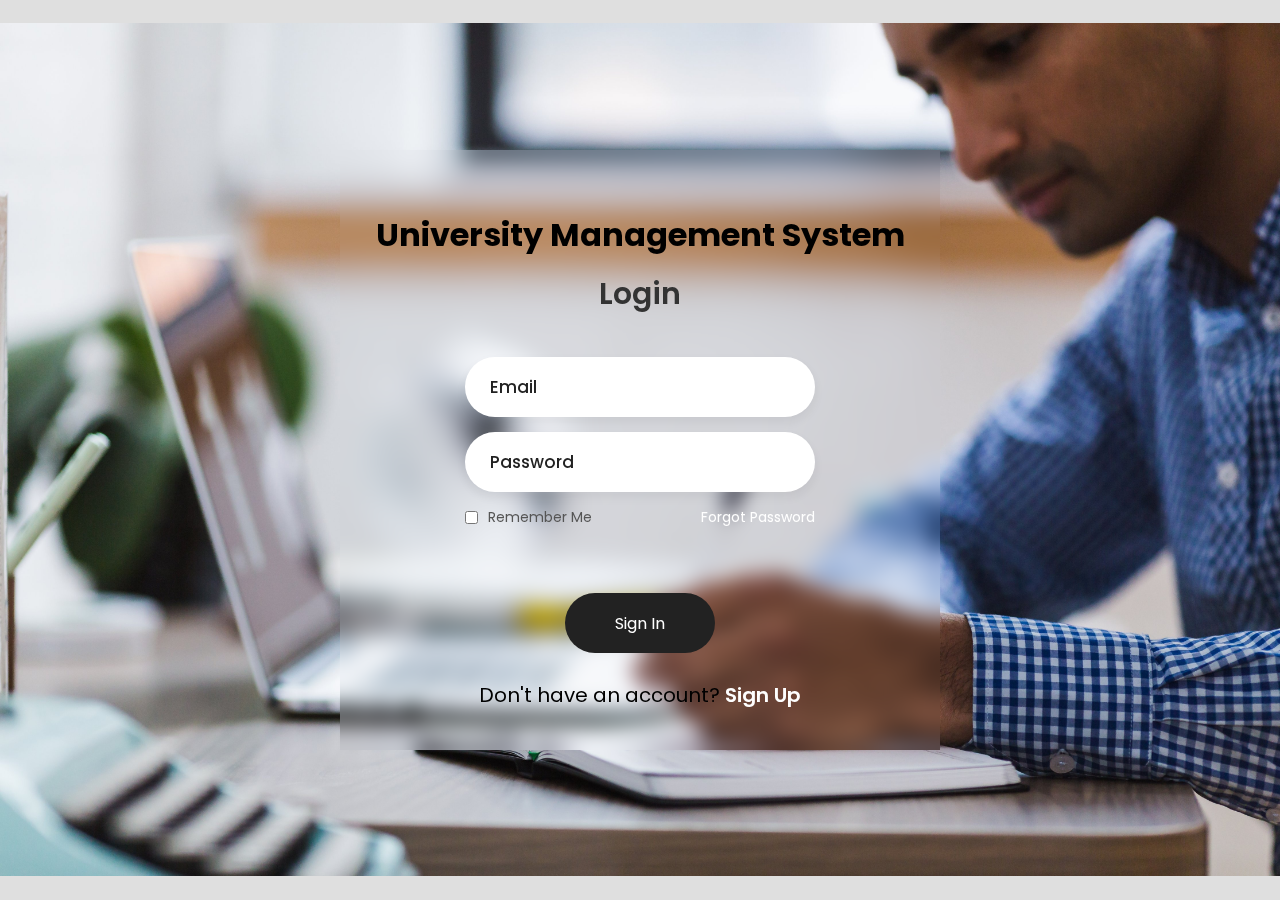
<file: index.html>
<!DOCTYPE html>
<html lang="en">
<head>
    <meta charset="UTF-8">
    <meta name="viewport" content="width=device-width, initial-scale=1.0">
    <title>Login Page - University Management System</title>
    <link rel="stylesheet" href="./styles.css">
    <link rel="shortcut icon" href="./assets/favicon/pngegg.png" type="image/x-icon">
    <script src="https://www.google.com/recaptcha/api.js" async defer></script>
</head>
<body>
    <div class="login-box">
    
        <div class="login-header">
            <h1 class="login-name">
                University Management System
            </h1>
            <header>Login</header>
        </div>

        <div class="input-box">
            <input type="text" class="input-field" placeholder="Email" autocomplete="off" required>
        </div>

        <div class="input-box">
            <input type="password" class="input-field" placeholder="Password" autocomplete="off" required>
        </div>

        <div class="forgot">
            <section>
                <input type="checkbox" id="check">
                <label for="check">Remember Me</label>
            </section>
            <section>
                <a href="#">Forgot Password</a>
            </section>
        </div>

        <div class="g-recaptcha" data-sitekey="6Ldr4iEqAAAAAIHBwWHHyfEIRj6ZIg7Uy9pteB0D"></div>
        <br>
        
        <div class="input-submit">
            <button class="submit-btn" id="submit"></button>
            <label for="submit">
                <a href="./mainMenu.html" class="direct"><p>Sign In</p></a>
            </label>
        </div>

        <div class="sign-up-link">
            <p>Don't have an account? <a href="./signup.html">Sign Up</a></p>
        </div>

    </div>
    
</body>
</html>
</file>
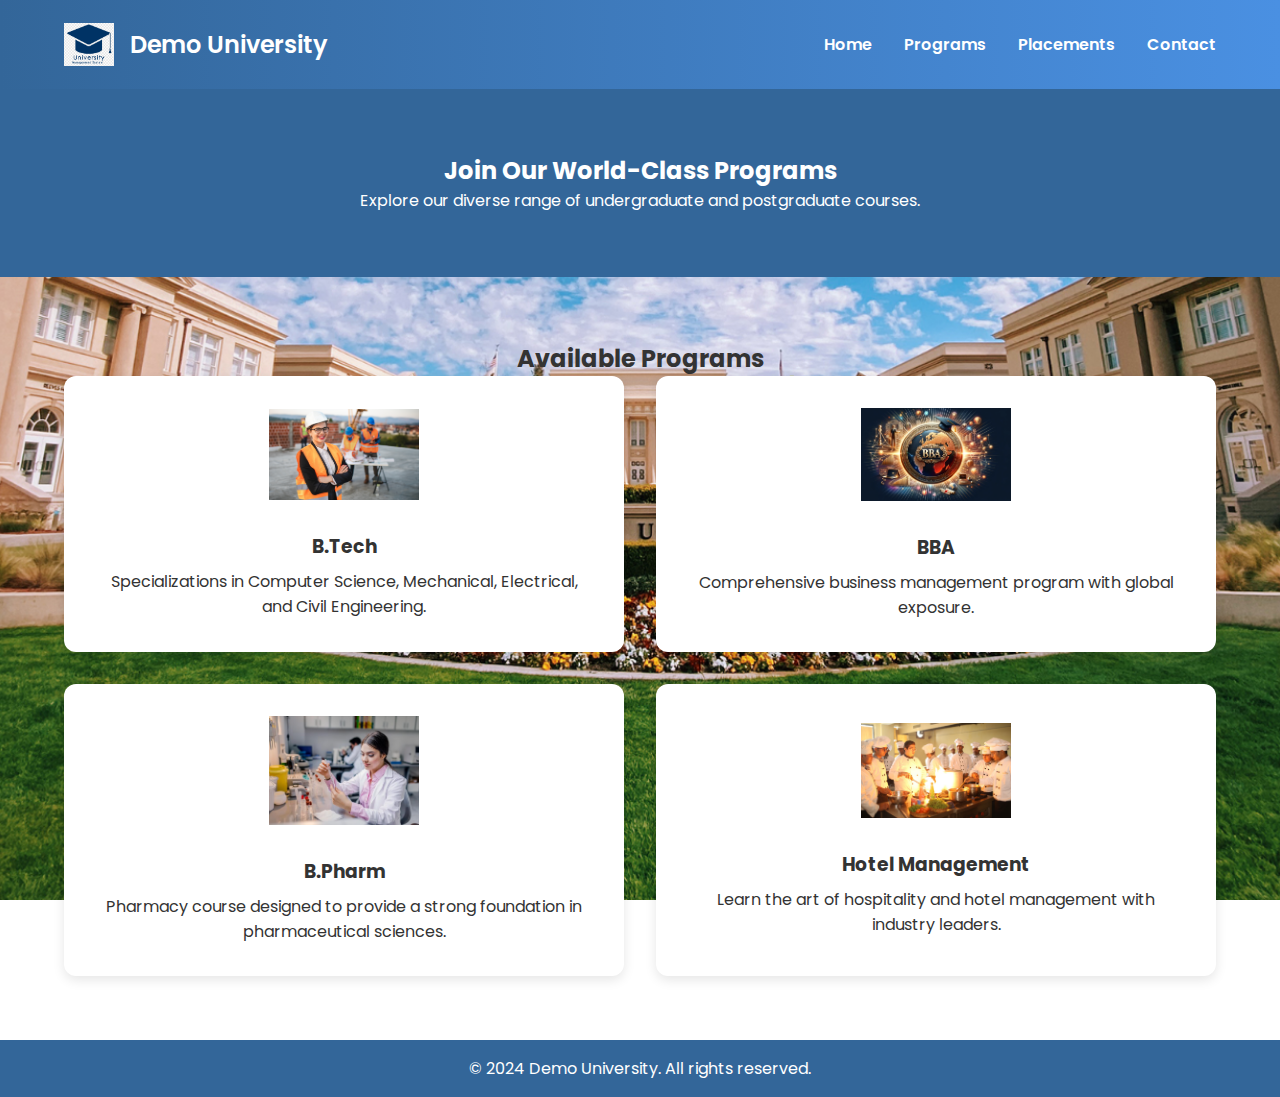
<file: admission1.html>
<!DOCTYPE html>
<html lang="en">
<head>
    <meta charset="UTF-8">
    <meta name="viewport" content="width=device-width, initial-scale=1.0">
    <title>Admissions - Demo University</title>
    <link rel="stylesheet" href="admission.css">
    <link href="https://fonts.googleapis.com/css2?family=Poppins:wght@300;400;600;700&display=swap" rel="stylesheet">
</head>
<body>

    <!-- Navigation Bar -->
    <header>
        <nav class="navbar">
            <div class="logo">
                <img src="./assets/logo.png" alt="DU Logo" class="logo-img">
                <h1>Demo University</h1>
            </div>
            <ul class="nav-links">
                <li><a href="#">Home</a></li>
                <li><a href="#">Programs</a></li>
                <li><a href="#">Placements</a></li>
                <li><a href="#">Contact</a></li>
            </ul>
        </nav>
    </header>

    <!-- Admissions Hero Section -->
    <section class="hero">
        <div class="hero-content">
            <h2>Join Our World-Class Programs</h2>
            <p>Explore our diverse range of undergraduate and postgraduate courses.</p>
        </div>
    </section>

    <!-- Programs Section -->
    <section class="programs">
        <h2>Available Programs</h2>
        <div class="programs-grid">
            <!-- Program Cards -->
            <a href="admissionform.html?program=B.Tech" class="program-card">
                <img src="./assets/btech.png" alt="B.Tech Program">
                <h3>B.Tech</h3>
                <p>Specializations in Computer Science, Mechanical, Electrical, and Civil Engineering.</p>
            </a>
            <a href="admissionform.html?program=BBA" class="program-card">
                <img src="./assets/bba.png" alt="BBA Program">
                <h3>BBA</h3>
                <p>Comprehensive business management program with global exposure.</p>
            </a>
            <a href="admissionform.html?program=B.Pharm" class="program-card">
                <img src="./assets/pharma.png" alt="B.Pharm Program">
                <h3>B.Pharm</h3>
                <p>Pharmacy course designed to provide a strong foundation in pharmaceutical sciences.</p>
            </a>
            <a href="admissionform.html?program=Hotel Management" class="program-card">
                <img src="./assets/hm.png" alt="Hotel Management Program">
                <h3>Hotel Management</h3>
                <p>Learn the art of hospitality and hotel management with industry leaders.</p>
            </a>
        </div>
    </section>

    <!-- Footer -->
    <footer>
        <div class="footer-container">
            <p>&copy; 2024 Demo University. All rights reserved.</p>
        </div>
    </footer>

</body>
</html>
</file>
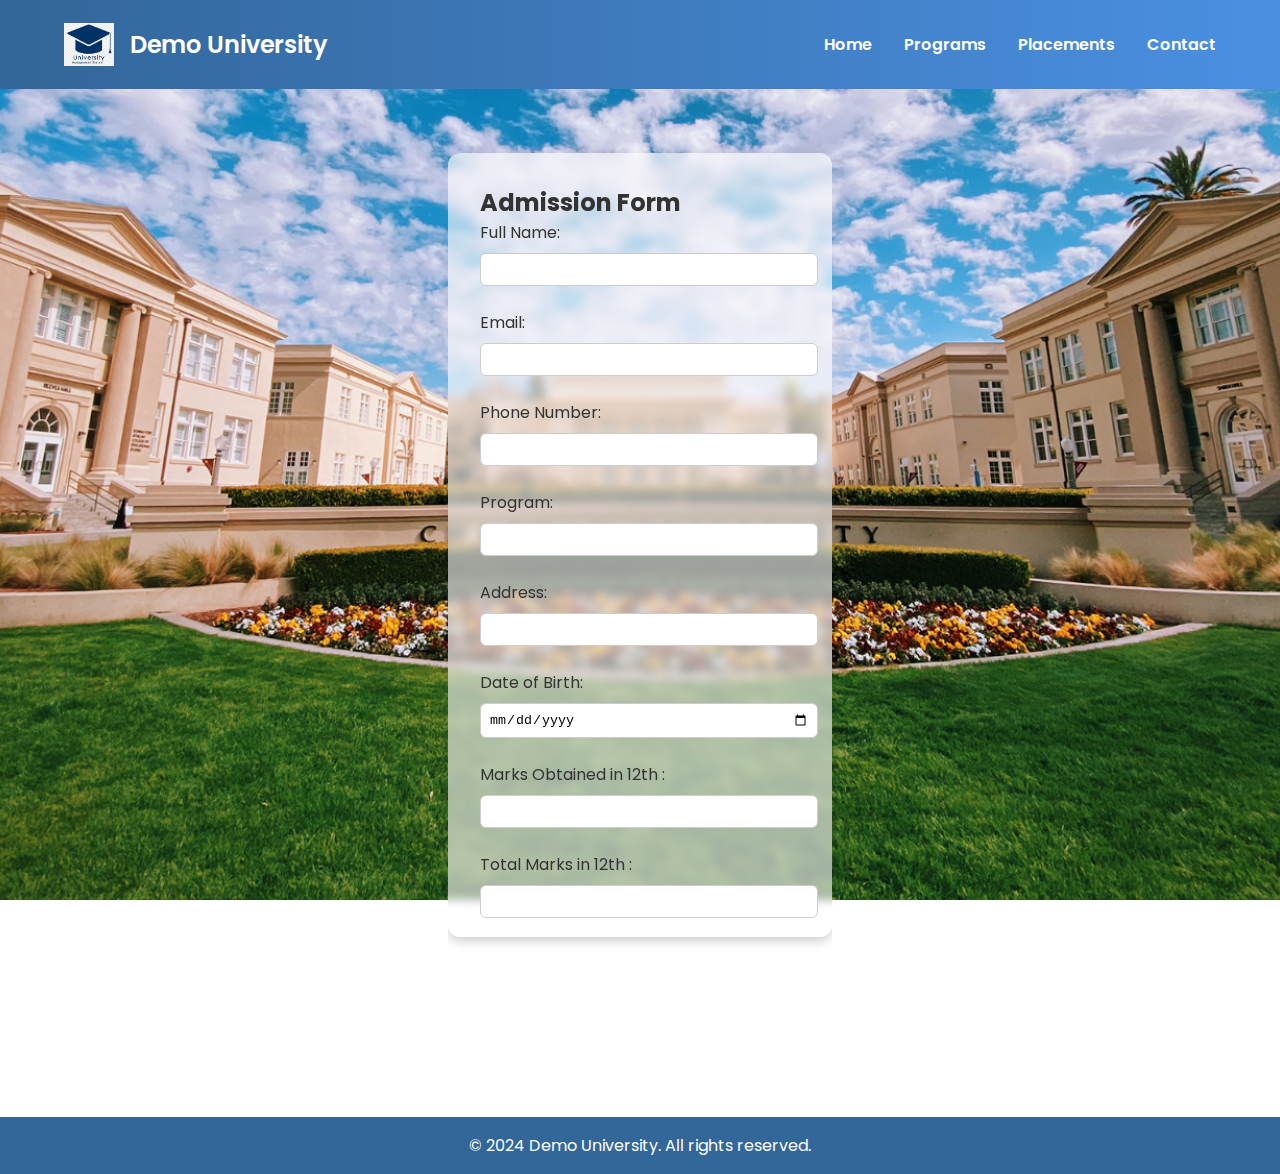
<file: admissionform.html>
<!DOCTYPE html>
<html lang="en">
<head>
    <meta charset="UTF-8">
    <meta name="viewport" content="width=device-width, initial-scale=1.0">
    <title>Admission Form - Demo University</title>
    <link rel="stylesheet" href="admission.css">
    <link href="https://fonts.googleapis.com/css2?family=Poppins:wght@300;400;600;700&display=swap" rel="stylesheet">
</head>
<body>

    <!-- Navigation Bar -->
    <header>
        <nav class="navbar">
            <div class="logo">
                <img src="./assets/logo.png" alt="DU Logo" class="logo-img">
                <h1>Demo University</h1>
            </div>
            <ul class="nav-links">
                <li><a href="./dashBoard.html">Home</a></li>
                <li><a href="./admission1.html">Programs</a></li>
                <li><a href="#">Placements</a></li>
                <li><a href="#">Contact</a></li>
            </ul>
        </nav>
    </header>

    <!-- Admission Form Section -->
    <section class="form-section">
        <div class="form-container">
            <h2>Admission Form</h2>
            <form id="admissionForm" action="/submit-form" method="POST">
                <!-- Student Details -->
                <label for="fullName">Full Name:</label>
                <input type="text" id="fullName" name="fullName" required>

                <label for="email">Email:</label>
                <input type="email" id="email" name="email" required>

                <label for="phone">Phone Number:</label>
                <input type="text" id="phone" name="phone" required>

                <label for="program">Program:</label>
                <input type="text" id="program" name="program" readonly>

                <!-- Address Details -->
                <label for="address">Address:</label>
                <input type="text" id="address" name="address" required>

                <label for="dob">Date of Birth:</label>
                <input type="date" id="dob" name="dob" required>

                <label for="marks">Marks Obtained in 12th :</label>
                <input type="text" id="marks" name="marks" required>

                <label for="marks">Total Marks in 12th :</label>
                <input type="text" id="marks" name="marks" required>
                
                <label for="marks">Marks Obtained in 10th :</label>
                <input type="text" id="marks" name="marks" required>

                <label for="marks">Total Marks in 10th :</label>
                <input type="text" id="marks" name="marks" required>

                <label for="FatherName">Father's Name:</label>
                <input type="text" id="FatherName" name="FatherName" required>

                <label for="MotherName">Mother's Name:</label>
                <input type="text" id="MotherName" name="MotherName" required>

                <button type="submit" class="cta-btn">Submit Application</button>
            </form>
        </div>
    </section>

    <!-- Footer -->
    <footer>
        <div class="footer-container">
            <p>&copy; 2024 Demo University. All rights reserved.</p>
        </div>
    </footer>

    <script>
        // Get query parameter for program
        const urlParams = new URLSearchParams(window.location.search);
        const program = urlParams.get('program');

        // Set the program field value
        document.getElementById('program').value = program;
    </script>

</body>
</html>
</file>
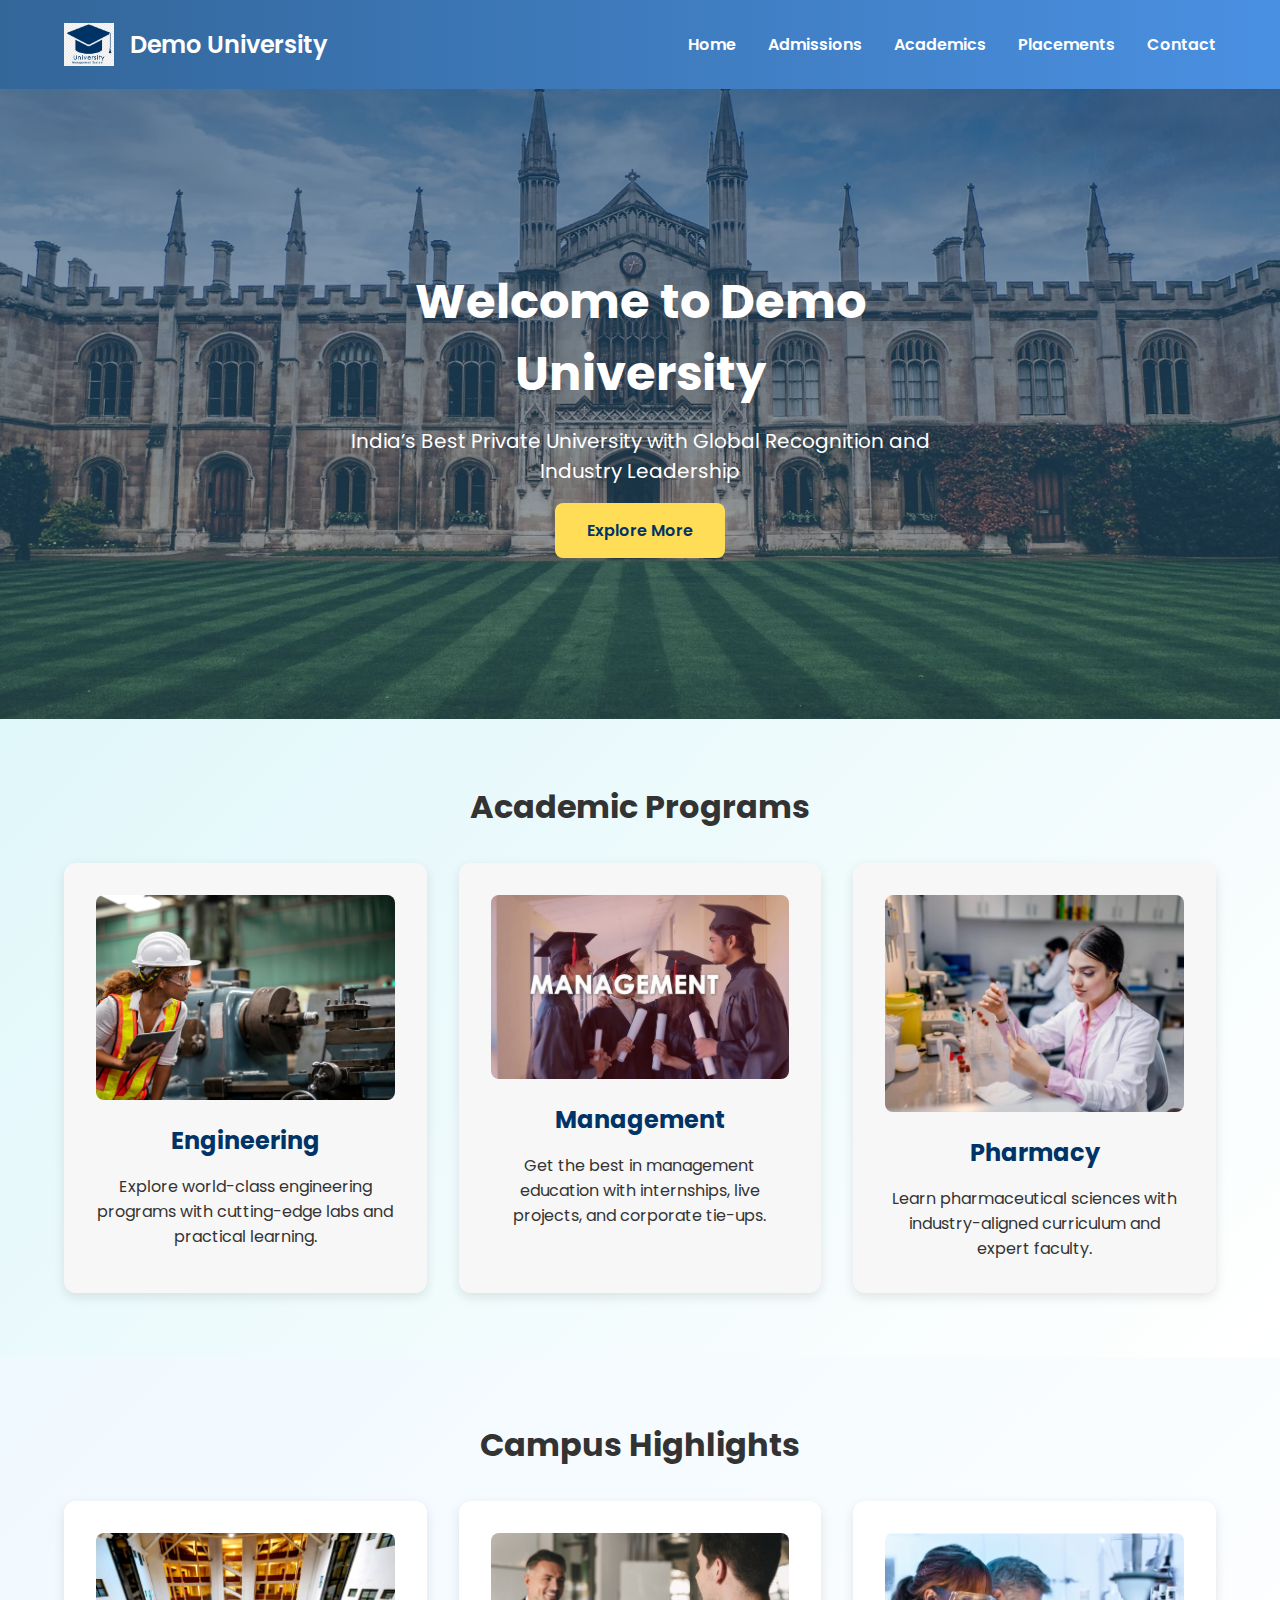
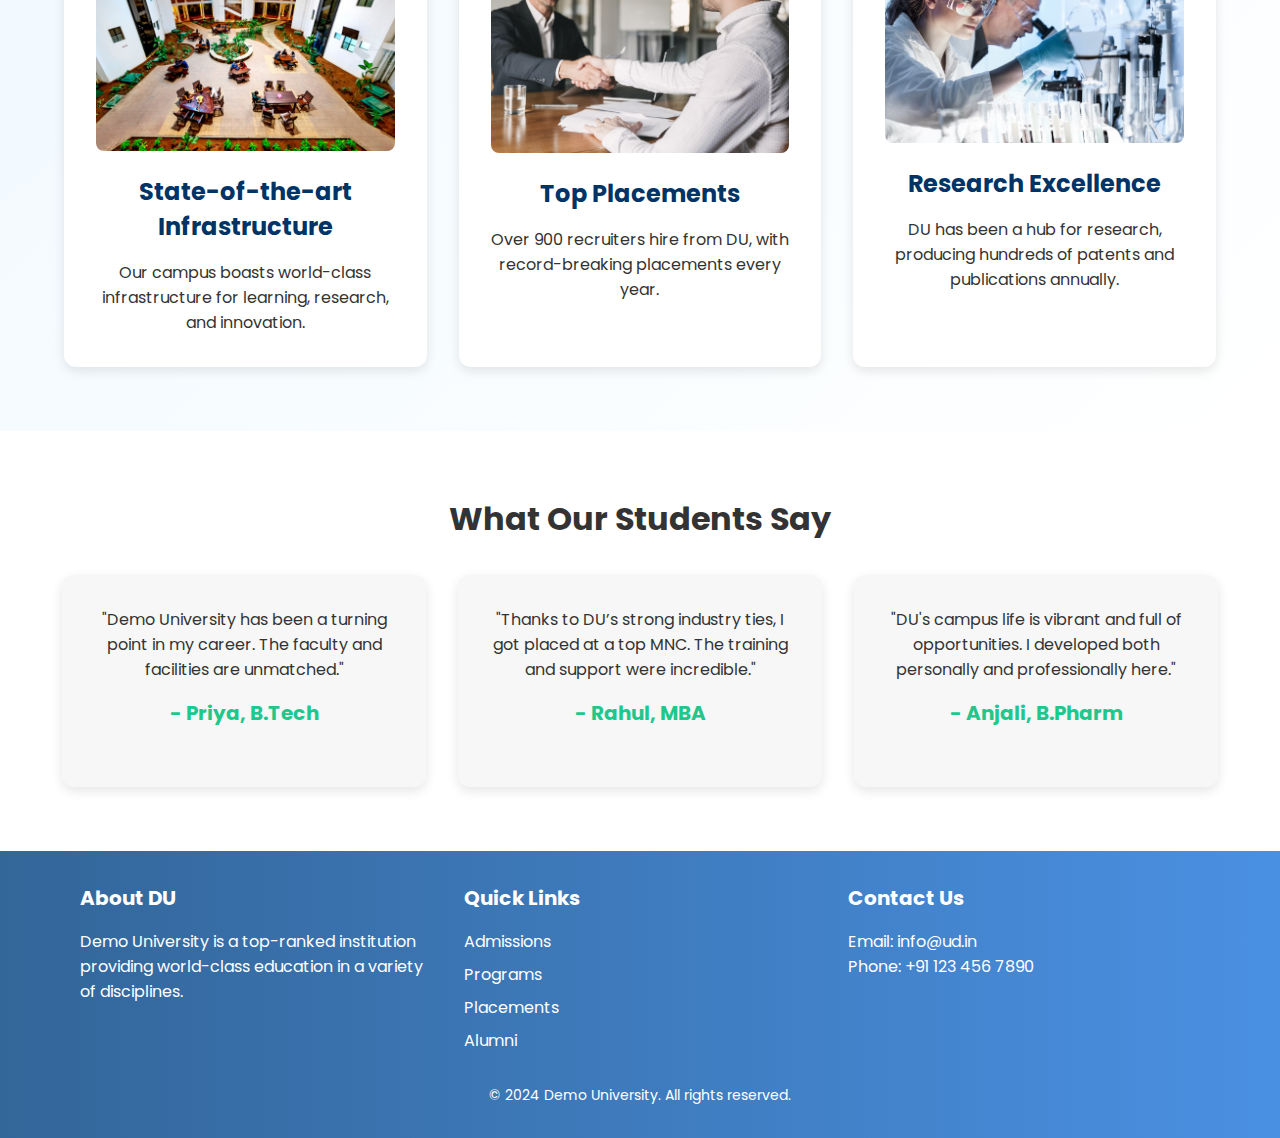
<file: dashBoard.html>
<!DOCTYPE html>
<html lang="en">
<head>
    <meta charset="UTF-8">
    <meta name="viewport" content="width=device-width, initial-scale=1.0">
    <title>DU Demo University - Home</title>
    <link rel="stylesheet" href="sstyles.css">
    <link href="https://fonts.googleapis.com/css2?family=Poppins:wght@300;400;600;700&display=swap" rel="stylesheet">
    
</head>
<body>
    <!-- Navigation Bar -->
    <header>
        <nav class="navbar">
            <div class="logo">
                <img src="./assets/logo.png" alt="DU Logo" class="logo-img">
                <h1>Demo University</h1>
            </div>
            <ul class="nav-links">
                <li><a href="#">Home</a></li>
                <li><a href="./admission1.html">Admissions</a></li>
                <li><a href="#">Academics</a></li>
                <li><a href="#">Placements</a></li>
                <li><a href="#">Contact</a></li>
            </ul>
        </nav>
    </header>

    <!-- Hero Banner -->
    <section class="hero">
        <div class="hero-content">
            <img src="./assets/hero.png" alt="hero image">
            <h2>Welcome to Demo University</h2>
            <p>India’s Best Private University with Global Recognition and Industry Leadership</p>
            <a href="#" class="cta-btn">Explore More</a>
        </div>
    </section>    

    <!-- Programs Section -->
    <section class="programs">
        <h2>Academic Programs</h2>
        <div class="programs-grid">
            <a href="#" class="program-card">
                <img src="./assets/engineer.png" alt="Engineering Program">
                <h3>Engineering</h3>
                <p>Explore world-class engineering programs with cutting-edge labs and practical learning.</p>
            </a>
            <a href="#" class="program-card">
                <img src="./assets/managent.png" alt="Management Program">
                <h3>Management</h3>
                <p>Get the best in management education with internships, live projects, and corporate tie-ups.</p>
            </a>
            <a href="#" class="program-card">
                <img src="./assets/pharma.png" alt="Pharmacy Program">
                <h3>Pharmacy</h3>
                <p>Learn pharmaceutical sciences with industry-aligned curriculum and expert faculty.</p>
            </a>
        </div>
    </section>

    <!-- Campus Highlights Section -->
    <section class="highlights">
        <h2>Campus Highlights</h2>
        <div class="highlight-grid">
            <a href="#" class="highlight-card">
                <img src="./assets/state.png" alt="Campus Infrastructure">
                <h3>State-of-the-art Infrastructure</h3>
                <p>Our campus boasts world-class infrastructure for learning, research, and innovation.</p>
        </a>
        <a href="#" class="highlight-card">
            <img src="./assets/pcmetn.png" alt="Placements">
            <h3>Top Placements</h3>
            <p>Over 900 recruiters hire from DU, with record-breaking placements every year.</p>
        </a>
        <a href="#" class="highlight-card">
            <img src="./assets/research.png" alt="Research and Development">
            <h3>Research Excellence</h3>
            <p>DU has been a hub for research, producing hundreds of patents and publications annually.</p>
        </a>
    </div>
</section>


    <!-- Testimonials Section -->
    <section class="testimonials">
        <h2>What Our Students Say</h2>
        <div class="testimonials-slider">
            <div class="testimonial-card">
                <p>"Demo University has been a turning point in my career. The faculty and facilities are unmatched."</p>
                <h4 id="name">- Priya, B.Tech</h4>
            </div>
            <div class="testimonial-card">
                <p>"Thanks to DU’s strong industry ties, I got placed at a top MNC. The training and support were incredible."</p>
                <h4 id="name">- Rahul, MBA</h4>
            </div>
            <div class="testimonial-card">
                <p>"DU's campus life is vibrant and full of opportunities. I developed both personally and professionally here."</p>
                <h4 id="name">- Anjali, B.Pharm</h4>
            </div>
        </div>
    </section>

    <!-- Footer Section -->
    <footer>
        <div class="footer-container">
            <div class="footer-column">
                <h3>About DU</h3>
                <p>Demo University is a top-ranked institution providing world-class education in a variety of disciplines.</p>
            </div>
            <div class="footer-column">
                <h3>Quick Links</h3>
                <ul>
                    <li><a href="#">Admissions</a></li>
                    <li><a href="#">Programs</a></li>
                    <li><a href="#">Placements</a></li>
                    <li><a href="#">Alumni</a></li>
                </ul>
            </div>
            <div class="footer-column">
                <h3>Contact Us</h3>
                <p>Email: info@ud.in</p>
                <p>Phone: +91 123 456 7890</p>
            </div>
        </div>
        <div class="footer-bottom">
            <p>&copy; 2024 Demo University. All rights reserved.</p>
        </div>
    </footer>
</body>
</html>
</file>
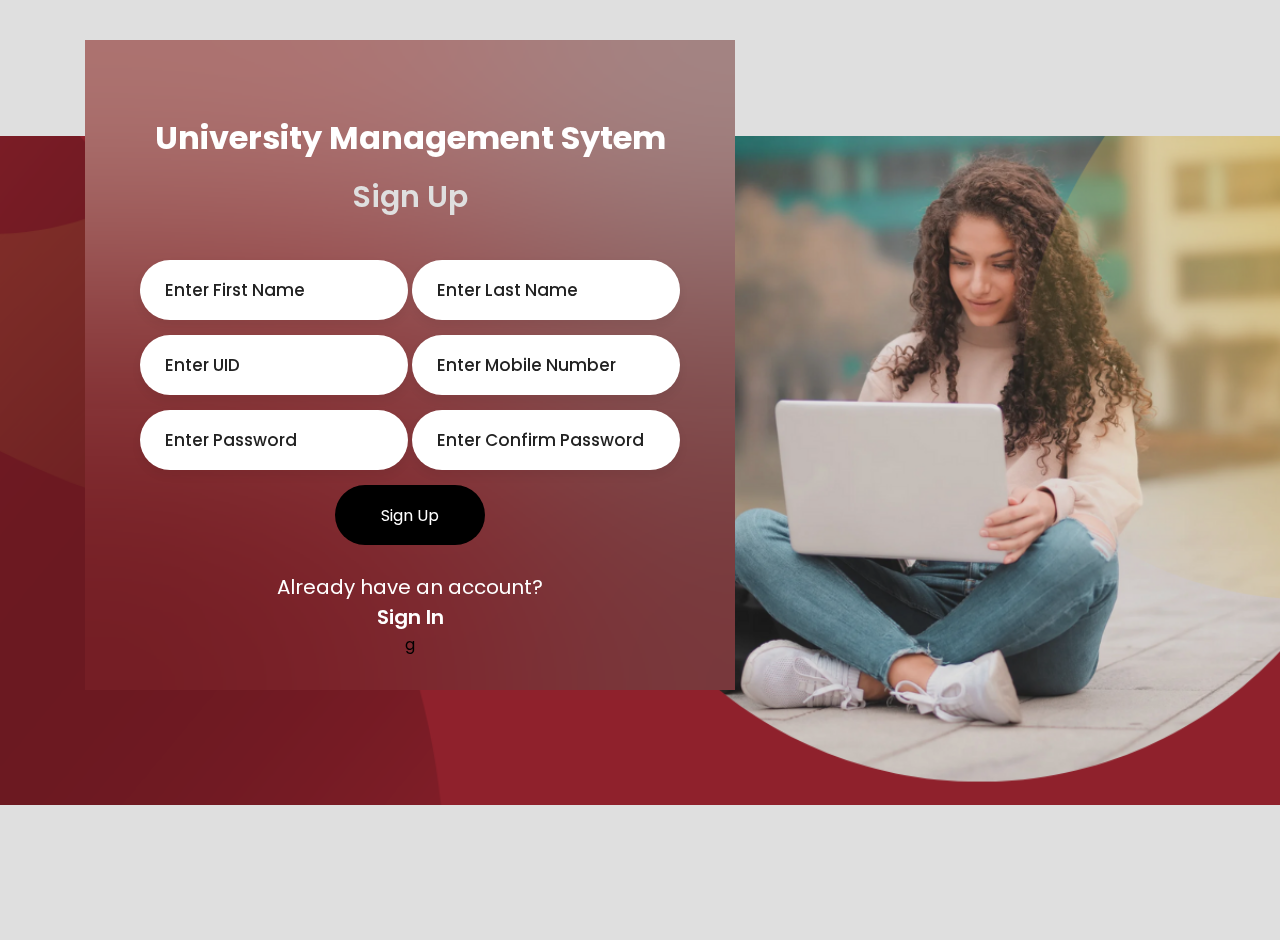
<file: signup.html>
<!DOCTYPE html>
<html lang="en">
<head>
    <meta charset="UTF-8">
    <meta name="viewport" content="width=device-width, initial-scale=1.0">
    <title>Sign Up Page - University Management System</title>
    <link rel="stylesheet" href="./signup-styles.css">
    <link rel="shortcut icon" href="./assets/favicon/pngegg.png" type="image/x-icon">
</head>
<body>
    <div class="signup-box">
        <div class="signup-header">
            <h1 class="signup-name">
                University Management Sytem
            </h1>
            <header>Sign Up</header>
        </div>
       
        <div class="input-box">
            <input type="text" class="input-field" placeholder="Enter First Name" autocomplete="off" required>

            <input type="text" class="input-field" placeholder="Enter Last Name" autocomplete="off">
        </div>

        <div class="input-box">
            <input type="text" class="input-field" placeholder="Enter UID" autocomplete="off" required>
            <input type="tel" class="input-field" placeholder="Enter Mobile Number" required>
        </div>

        <div class="input-box">
                <input type="password" class="input-field" placeholder="Enter Password" required>
                <input type="confirmPassword" class="input-field" placeholder="Enter Confirm Password" id="cPassword" required>
        </div>

        <div class="input-submit">
            <button class="submit-btn" id="submit"></button>
            <label for="submit"><a href="./index.html">Sign Up</a></label>
        </div>

        <div class="sign-up-link">
            <p>Already have an account? <a href="./index.html"><p class="link">Sign In</p></a></p>
        </div>g

    </div>
</body>
</html>
</file>
<file: styles.css>
@import url('https://fonts.googleapis.com/css2?family=Poppins:wght@400;500&display=swap');

*{
  margin: 0;
  padding: 0;
  box-sizing: border-box;
  font-family: 'Poppins','Times New Roman', Times;

}
body{
  display: flex;
  justify-content: center;
  align-items: center;
  min-height: 100vh;
  background: #dfdfdf;
  background-image: url(./assets/bg.jpg);
  background-repeat: no-repeat;
  background-position: center;
  background-size: 100vw;
}
.login-name{
  justify-content: center;
  width: 540px;
  height: 50px;
  display: flex;
  margin-bottom: 10px;
  /*left:-1000px;*/
}
.login-box{
  display: flex;
  justify-content: center;
  flex-direction: column;
  align-items: center;
  width: 600px;
  height: 600px;
  padding: 30px;
  backdrop-filter: blur(10px);
}
.login-header{
  text-align: center;
  margin: 20px 0 40px 0;
}

.g-recaptcha{
  display: flex;
  justify-content: center;
  align-content: center;
}

.login-header header{
  color: #333;
  font-size: 30px;
  font-weight: 600;
}
.input-box .input-field{
  width: 350px;
  height: 60px;
  font-size: 17px;
  padding: 0 25px;
  margin-bottom: 15px;
  border-radius: 30px;
  border: none;
  box-shadow: 0px 5px 10px 1px rgba(0,0,0, 0.05);
  outline: none;
  transition: .1s;
}
::placeholder{
  font-weight: 500;
  color: #222;
}
.input-field:focus{
  width: 400px;
}
.forgot{
  width: 350px;
  display: flex;
  justify-content: space-between;
  margin-bottom: 40px;
  
}
section{
  display: flex;
  align-items: center;
  font-size: 14px;
  color: #555;
}
#check{
  margin-right: 10px;
}
a{
  text-decoration: none;
}
a:hover{
  text-decoration: underline;
}
section a{
  color: #fff;
}
.input-submit{
  position: relative;
}
.direct{
  width: 150px;
    height: 60px;
    background-color: #222;
    color: #fff;
    border: none;
    border-radius: 30px;
    cursor: pointer;
    transition: .3s;
}

.submit-btn{
  width: 150px;
  height: 60px;
  background-color: #222;
  color: #fff;
  border: none;
  border-radius: 30px;
  cursor: pointer;
  transition: .3s;
}

  
.submit-btn:hover{
    
    background: rgb(32, 163, 56);
    transition: 0.2s;
    color: white;
}

.input-submit label{
  position: absolute;
  top: 45%;
  left: 50%;
  color: #fff;
  -webkit-transform: translate(-50%, -50%);
  -ms-transform: translate(-50%, -50%);
  transform: translate(-50%, -50%);
  cursor: pointer;
}

.sign-up-link{
  text-align: center;
  font-size: 20px;
  margin-top: 20px;
  color: rgb(0, 0, 0);
}
.sign-up-link a{
  color: rgb(254, 254, 254);
  font-weight: 600;
}
</file>
<file: admission.css>
/* General Styling */
body {
    font-family: 'Poppins', sans-serif;
    margin: 0;
    padding: 0;
    background: url('./assets/bg.png') no-repeat center center fixed;
    background-size: cover;
    color: #333;
    height: 100vh;
}

h1, h2, h3, p {
    margin: 0;
    padding: 0;
}

header {
    background: linear-gradient(90deg, #336699, #4a90e2);
    padding: 1rem 0;
}

.navbar {
    display: flex;
    justify-content: space-between;
    align-items: center;
    width: 90%;
    margin: 0 auto;
}

.logo {
    display: flex;
    align-items: center;
}

.logo img {
    width: 50px;
    margin-right: 1rem;
}

.logo h1 {
    color: white;
    font-size: 1.5rem;
    font-weight: 600;
}

.nav-links {
    list-style-type: none;
    display: flex;
}

.nav-links li {
    margin-left: 2rem;
}

.nav-links a {
    text-decoration: none;
    color: white;
    font-weight: 600;
}

/* Hero Section */
.hero {
    position: relative;
    background-color: #336699;
    color: white;
    padding: 4rem 0;
    text-align: center;
}

.hero-content {
    max-width: 600px;
    margin: 0 auto;
}

/* Programs Section */
.programs {
    padding: 4rem 0;
    text-align: center;
}

.programs-grid {
    display: grid;
    grid-template-columns: repeat(2, 1fr); /* 2 columns for larger screens */
    gap: 2rem;
    width: 90%;
    margin: 0 auto;
}

.program-card {
    background-color: white;
    padding: 2rem;
    border-radius: 12px;
    box-shadow: 0 4px 12px rgba(0, 0, 0, 0.1);
    text-decoration: none;
    color: #333;
    transition: transform 0.3s ease, box-shadow 0.3s ease;
    display: flex;
    flex-direction: column;
    align-items: center;
    justify-content: center;
}

.program-card img {
    width: 150px; /* Increase image size */
    height: auto;
    margin-bottom: 1rem;
    object-fit: contain;
}

.program-card h3 {
    margin: 1rem 0 0.5rem 0;
}

.program-card:hover {
    transform: translateY(-5px);
    box-shadow: 0 6px 16px rgba(0, 0, 0, 0.2);
}

/* Form Section */
.form-section {
    padding: 4rem 0;
    width: 30%; /* Set form section width to 50% */
    margin: 0 auto;
    display: flex;
    justify-content: center;
    align-items: flex-start;
    height: 100vh;
    overflow-y: auto;
}

.form-container {
    background: rgba(255, 255, 255, 0.6); /* White background with opacity */
    backdrop-filter: blur(5px); /* Apply blur */
    padding: 2rem;
    width: 100%; /* Make form container full width of its parent */
    max-height: 80vh;
    overflow-y: auto;
    border-radius: 12px;
    box-shadow: 0 4px 12px rgba(0, 0, 0, 0.2);
}

form {
    display: flex;
    flex-direction: column;
}

form label {
    text-align: left;
    margin-bottom: 0.5rem;
}

form input, form select {
    padding: 0.5rem;
    margin-bottom: 1.5rem;
    border: 1px solid #ccc;
    border-radius: 6px;
    width: 100%;
}

.cta-btn {
    padding: 0.75rem 1.5rem;
    background-color: #336699;
    color: white;
    border: none;
    border-radius: 6px;
    font-weight: 600;
    width: 150px; /* Set fixed button width */
    align-self: center;
    cursor: pointer;
    transition: background-color 0.3s ease;
}

.cta-btn:hover {
    background-color: #4a90e2;
}

/* Footer */
footer {
    background-color: #336699;
    padding: 1rem 0;
    color: white;
    text-align: center;
}

/* Media Queries */

/* For tablets and smaller screens */
@media screen and (max-width: 1024px) {
    .programs-grid {
        grid-template-columns: 1fr; /* Change to 1 column on smaller screens */
    }

    .form-section {
        width: 80%; /* Adjust form width on smaller screens */
    }
}

@media screen and (max-width: 768px) {
    .navbar {
        flex-direction: column;
        align-items: flex-start;
    }

    .nav-links {
        flex-direction: column;
        align-items: flex-start;
    }

    .nav-links li {
        margin-left: 0;
        margin-bottom: 1rem;
    }

    .form-section {
        width: 90%; /* Full width form for mobile */
    }
}
</file>
<file: sstyles.css>
/* General Styling */
body {
    font-family: 'Poppins', sans-serif;
    margin: 0;
    padding: 0;
    background-color: #f7f7f7;
    color: #333;
}

h1, h2, h3, p {
    margin: 0;
    padding: 0;
}

/* Navbar with Gradient */
header {
    background: linear-gradient(90deg, #336699, #4a90e2); /* Gradient from dark to light blue */
    padding: 1rem 0;
}

.navbar {
    display: flex;
    justify-content: space-between;
    align-items: center;
    width: 90%;
    margin: 0 auto;
}

.logo {
    display: flex;
    align-items: center;
}

.logo img {
    width: 50px;
    margin-right: 1rem;
}

.logo h1 {
    color: white;
    font-size: 1.5rem;
    font-weight: 600;
}

.nav-links {
    list-style-type: none;
    display: flex;
}

.nav-links li {
    margin-left: 2rem;
}

.nav-links a {
    text-decoration: none;
    color: white;
    font-weight: 600;
    transition: color 0.3s;
}

.nav-links a:hover {
    color: #ffdd57;
}

/* Hero Banner with Gradient Overlay */
.hero {
    position: relative;
    background-image: url('campus-hero.jpg');
    background-size: cover;
    background-position: center;
    height: 70vh;
    display: flex;
    align-items: center;
    justify-content: center;
    text-align: center;
    color: white;
}

.hero::before {
    content: '';
    position: absolute;
    top: 0;
    left: 0;
    width: 100%;
    height: 100%;
    background: rgba(0, 51, 102, 0.6); /* Semi-transparent overlay for readability */
    background: linear-gradient(180deg, rgba(0, 51, 102, 0.6), rgba(0, 51, 102, 0.2)); /* Gradient overlay */
}

.hero-content {
    position: relative; /* Ensures content appears over the overlay */
    max-width: 600px;
}

.hero h2 {
    font-size: 3rem;
    margin-bottom: 1rem;
}

.hero p {
    font-size: 1.25rem;
    margin-bottom: 2rem;
}

.cta-btn {
    background-color: #ffdd57;
    color: #003366;
    padding: 1rem 2rem;
    text-decoration: none;
    font-weight: 600;
    border-radius: 8px;
    transition: background-color 0.3s;
}

.cta-btn:hover {
    background-color: #ffcc33;
}

/* Programs Section */
.programs {
    padding: 4rem 0;
    text-align: center;
    background: linear-gradient(135deg, #e0f7fa, #ffffff); /* Gradient background */
}

.programs h2 {
    font-size: 2rem;
    margin-bottom: 2rem;
}

.programs-grid {
    display: grid;
    grid-template-columns: repeat(3, 1fr);
    gap: 2rem;
    width: 90%;
    margin: 0 auto;
}

.program-card {
    display: block;
    background-color: #f7f7f7;
    padding: 2rem;
    border-radius: 12px;
    box-shadow: 0 4px 12px rgba(0, 0, 0, 0.1);
    text-decoration: none;
    color: #333;
    transition: transform 0.3s ease, box-shadow 0.3s ease;
}
.program-card img {
    width: 100%;
    border-radius: 8px;
    margin-bottom: 1rem;
}

.program-card h3 {
    font-size: 1.5rem;
    margin-bottom: 1rem;
    color: #003366;
}

/* Program Card Hover Color Changes */
.program-card:hover h3 {
    color: #4a90e2; /* Change heading color on hover */
}

.program-card:hover p {
    color: #333;
}

/* Hero Banner */
.hero {
    background-image: url('./assets/hero.png'); 
    background-size: cover;
    background-position: center;
    height: 70vh;
    display: flex;
    align-items: center;
    justify-content: center;
    text-align: center;
    color: white;
}

.hero img {
    max-width: 100%;
    height: auto;
    display: none; /* Hide the image since it's used as a background */
}

.hero-content {
    max-width: 600px;
    padding: 1rem;
}

.hero h2 {
    font-size: 3rem;
    margin-bottom: 1rem;
}

.hero p {
    font-size: 1.25rem;
    margin-bottom: 2rem;
}

.cta-btn {
    background-color: #ffdd57;
    color: #003366;
    padding: 1rem 2rem;
    text-decoration: none;
    font-weight: 600;
    border-radius: 8px;
    transition: background-color 0.3s, box-shadow 0.3s;
}

.cta-btn:hover {
    background-color: #ffcc33;
    box-shadow: 0px 4px 10px rgba(0, 0, 0, 0.2);
}


/* Campus Highlights Section */
.highlights {
    padding: 4rem 0;
    text-align: center;
    background: linear-gradient(135deg, #f0f9ff, #ffffff); 
}

.highlights h2 {
    font-size: 2rem;
    margin-bottom: 2rem;
}

.highlight-grid {
    display: grid;
    grid-template-columns: repeat(3, 1fr);
    gap: 2rem;
    width: 90%;
    margin: 0 auto;
}

.highlight-card {
    display: block;
    background-color: white;
    padding: 2rem;
    border-radius: 12px;
    box-shadow: 0 4px 12px rgba(0, 0, 0, 0.1);
    text-decoration: none;
    color: #333;
    transition: transform 0.3s ease, box-shadow 0.3s ease;
}

.highlight-card img {
    width: 100%;
    border-radius: 8px;
    margin-bottom: 1rem;
}

.highlight-card h3 {
    font-size: 1.5rem;
    margin-bottom: 1rem;
    color: #003366;
}

/* Highlight Card Hover Color Changes */
.highlight-card:hover h3 {
    color: #4a90e2; /* Change heading color on hover */
}

.highlight-card:hover p {
    color: #333;
}

/* Testimonials Section */
.testimonials {
    padding: 4rem 0;
    text-align: center;
    background-color: #ffffff;
}

.testimonials h2 {
    font-size: 2rem;
    margin-bottom: 2rem;
}

.testimonials-slider {
    display: flex;
    gap: 2rem;
    justify-content: center;
}

.testimonial-card {
    background-color: #f7f7f7;
    padding: 2rem;
    border-radius: 12px;
    width: 300px;
    box-shadow: 0 4px 12px rgba(0, 0, 0, 0.1);
}

.testimonial-card h4 {
    font-size: 1.25rem;
    margin-top: 1rem;
}

/* Footer with Gradient */
footer {
    background: linear-gradient(90deg, #336699, #4a90e2); /* Gradient matching the navbar */
    color: white;
    padding: 2rem 0;
}

.footer-container {
    display: flex;
    justify-content: space-between;
    width: 90%;
    margin: 0 auto;
}

.footer-column {
    flex: 1;
    margin: 0 1rem;
}

.footer-column h3 {
    font-size: 1.25rem;
    margin-bottom: 1rem;
}

.footer-column ul {
    list-style-type: none;
    padding: 0;
}

.footer-column ul li {
    margin-bottom: 0.5rem;
}

.footer-column ul li a {
    text-decoration: none;
    color: white;
    transition: color 0.3s;
}

.footer-column ul li a:hover {
    color: #ffdd57;
}

.footer-bottom {
    text-align: center;
    padding-top: 1rem;
    font-size: 0.875rem;
}

#name{
    color: #21c78a;
}
</file>
<file: signup-styles.css>
@import url('https://fonts.googleapis.com/css2?family=Poppins:wght@400;500&display=swap');

*{
  margin: 0;
  padding: 0;
  box-sizing: border-box;
  font-family: 'Poppins','Times New Roman', Times;
}

body{
    margin-top: 40px;
    margin-left: 85px;
    display: flex;
    justify-content: left;
    align-items: left;
    min-height: 100vh;
    background: #dfdfdf;
    background-image: url(./assets/signupbg.png);
    background-repeat: no-repeat;
    background-position: left;
    background-size: 100vw;
}

  

.signup-name{
    justify-content: center;
    width: 540px;
    height: 50px;
    display: flex;
    margin-top: 20px;
    margin-bottom: 10px;
    color: #fff;
    /*left:-1000px;*/
}

.signup-box{
    display: flex;
    justify-content: center;
    flex-direction: column;
    align-items: center;
    width: 650px;
    height: 650px;
    padding: 30px;
    backdrop-filter: blur(200px);
}

.signup-header{
    text-align: center;
    margin: 20px 0 40px 0;
}

.signup-header header{
    color: #dfdfdf;
    font-size: 30px;
    font-weight: 600;
  }

  .input-box .input-field{
    width: 268px;
    height: 60px;
    font-size: 17px;
    padding: 0 25px;
    margin-bottom: 15px;
    border-radius: 30px;
    border: none;
    box-shadow: 0px 5px 10px 1px rgba(0,0,0, 0.05);
    outline: none;
    transition: .1s;
  }


  ::placeholder{
    font-weight: 500;
    color: #222;
  }

  .input-field:focus{
    width: 270px;
  }
  a{
    text-decoration: none;
    color: white;
  }
  a:hover{
    text-decoration: underline;
  }

  .input-submit{
    position: relative;
  }

  .submit-btn{
    width: 150px;
    height: 60px;
    background: #000000;
    color: black;
    border: none;
    border-radius: 30px;
    cursor: pointer;
    transition: .3s;
}

  
.submit-btn:hover{
    background: rgb(32, 163, 56);
    transition: 0.2s;
    color: white;
}
  
.link{
    color: white;
}

.input-submit label{
    position: absolute;
    top: 45%;
    left: 50%;
    color: rgb(255, 255, 255);
    -webkit-transform: translate(-50%, -50%);
    -ms-transform: translate(-50%, -50%);
    transform: translate(-50%, -50%);
    cursor: pointer;
}

.sign-up-link{
    text-align: center;
    font-size: 20px;
    margin-top: 20px;
    color: rgb(255, 255, 255);
}

.sign-up-link a{
    color: rgb(255, 255, 255);
    font-weight: 600;
}
</file>
